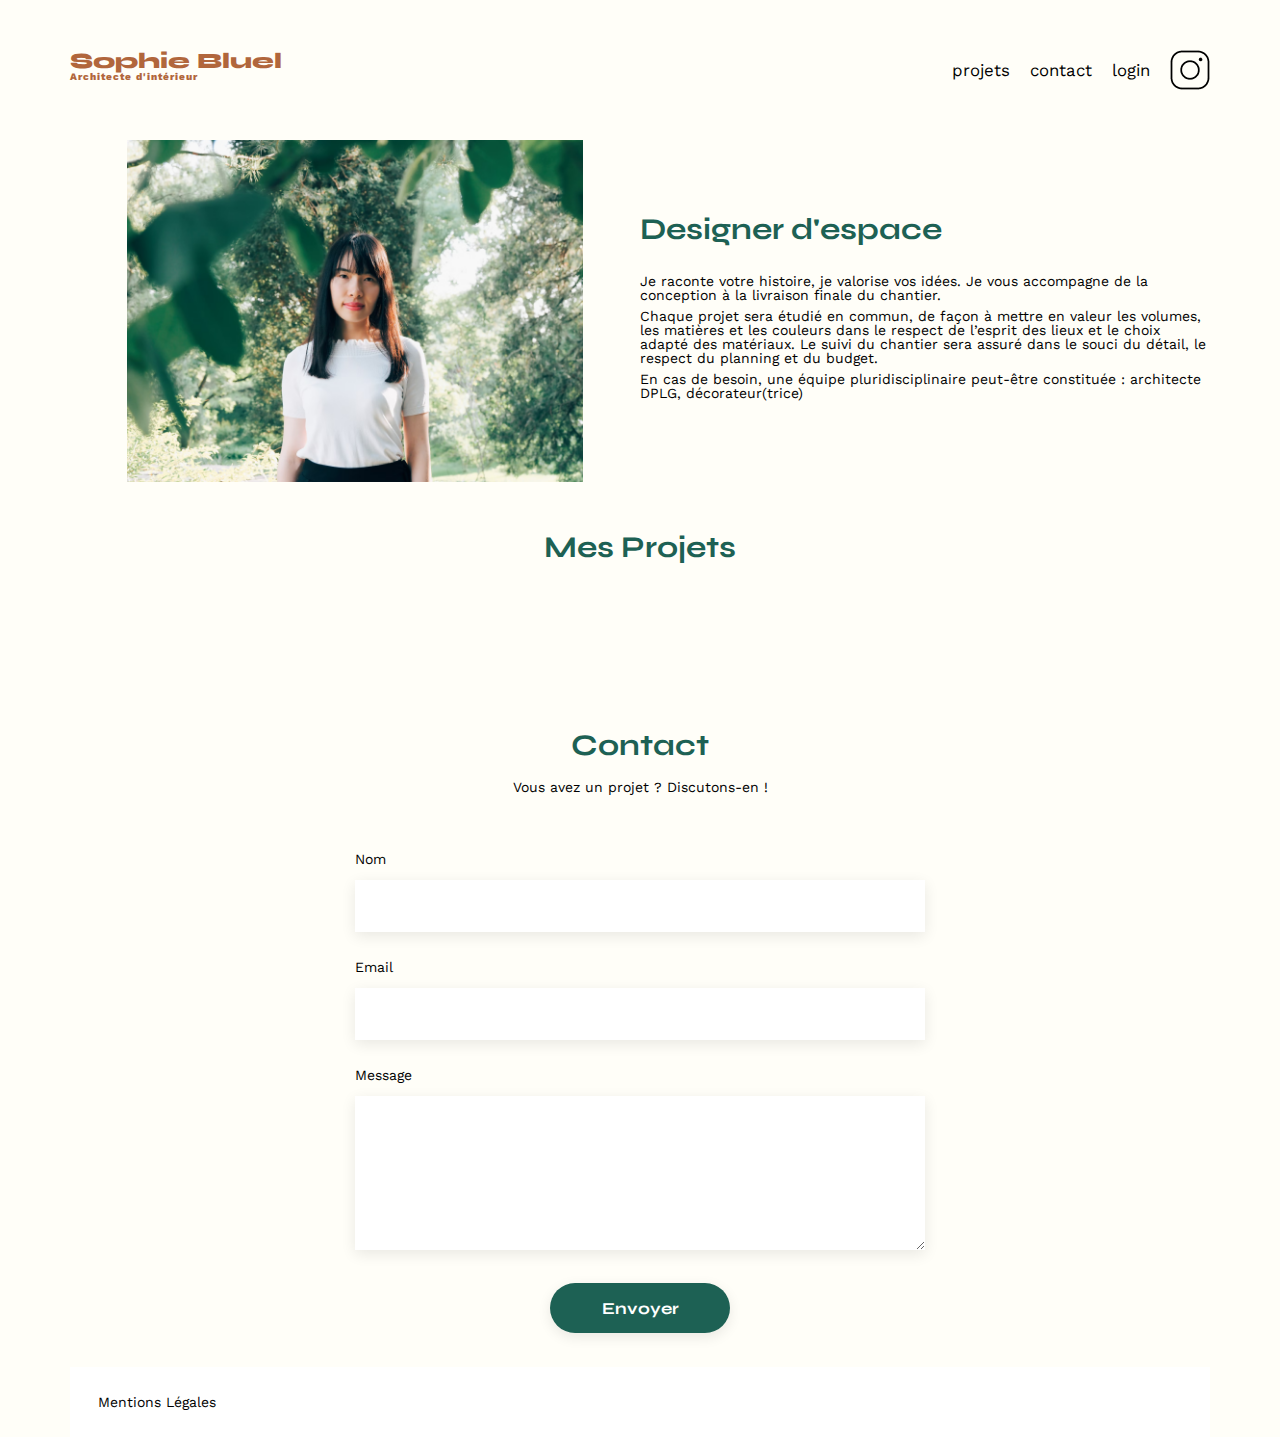
<file: FrontEnd/index.html>
<!DOCTYPE html>
<html lang="fr">
  <head>
    <meta charset="UTF-8" />
    <title>Sophie Bluel - Architecte d'intérieur</title>
    <meta name="viewport" content="width=device-width, initial-scale=1.0" />
    <link rel="preconnect" href="https://fonts.googleapis.com" />
    <link rel="preconnect" href="https://fonts.gstatic.com" crossorigin />
    <link
      href="https://fonts.googleapis.com/css2?family=Syne:wght@700;800&family=Work+Sans&display=swap"
      rel="stylesheet"
    />
    <meta name="description" content="" />
    <link rel="stylesheet" href="./assets/style.css" />
  </head>
  <body>
    <script src="index.js"></script>
    <header>
      <h1>Sophie Bluel <span>Architecte d'intérieur</span></h1>
      <nav>
          <a href="index.html">projets</a>
          <a href="#">contact</a>
          <a href="login.html">login</a>
          <img src="./assets/icons/instagram.png" alt="Instagram" />
      </nav>
    </header>
    <main>
      <section id="introduction">
        <figure>
          <img src="./assets/images/sophie-bluel.png" alt="" />
        </figure>
        <article>
          <h2>Designer d'espace</h2>
          <p>
            Je raconte votre histoire, je valorise vos idées. Je vous accompagne
            de la conception à la livraison finale du chantier.
          </p>
          <p>
            Chaque projet sera étudié en commun, de façon à mettre en valeur les
            volumes, les matières et les couleurs dans le respect de l’esprit
            des lieux et le choix adapté des matériaux. Le suivi du chantier
            sera assuré dans le souci du détail, le respect du planning et du
            budget.
          </p>
          <p>
            En cas de besoin, une équipe pluridisciplinaire peut-être constituée
            : architecte DPLG, décorateur(trice)
          </p>
        </article>
      </section>
      <section id="portfolio">
        <h2>Mes Projets</h2>
        <div id="filterbar" class="filterbar"></div>
        <div id="gallery" class="gallery">
          <!-- Javascript -->
        </div>
      </section>
      <section id="contact">
        <h2>Contact</h2>
        <p>Vous avez un projet ? Discutons-en !</p>
        <form action="#" method="post">
          <label for="name">Nom</label>
          <input type="text" name="name" id="name" />
          <label for="email">Email</label>
          <input type="email" name="email" id="email" />
          <label for="message">Message</label>
          <textarea name="message" id="message" cols="30" rows="10"></textarea>
          <input type="submit" value="Envoyer" />
        </form>
      </section>
    </main>
    <footer>
      <nav>
        <ul>
          <li>Mentions Légales</li>
        </ul>
      </nav>
    </footer>
  </body>
  </html>
</file>
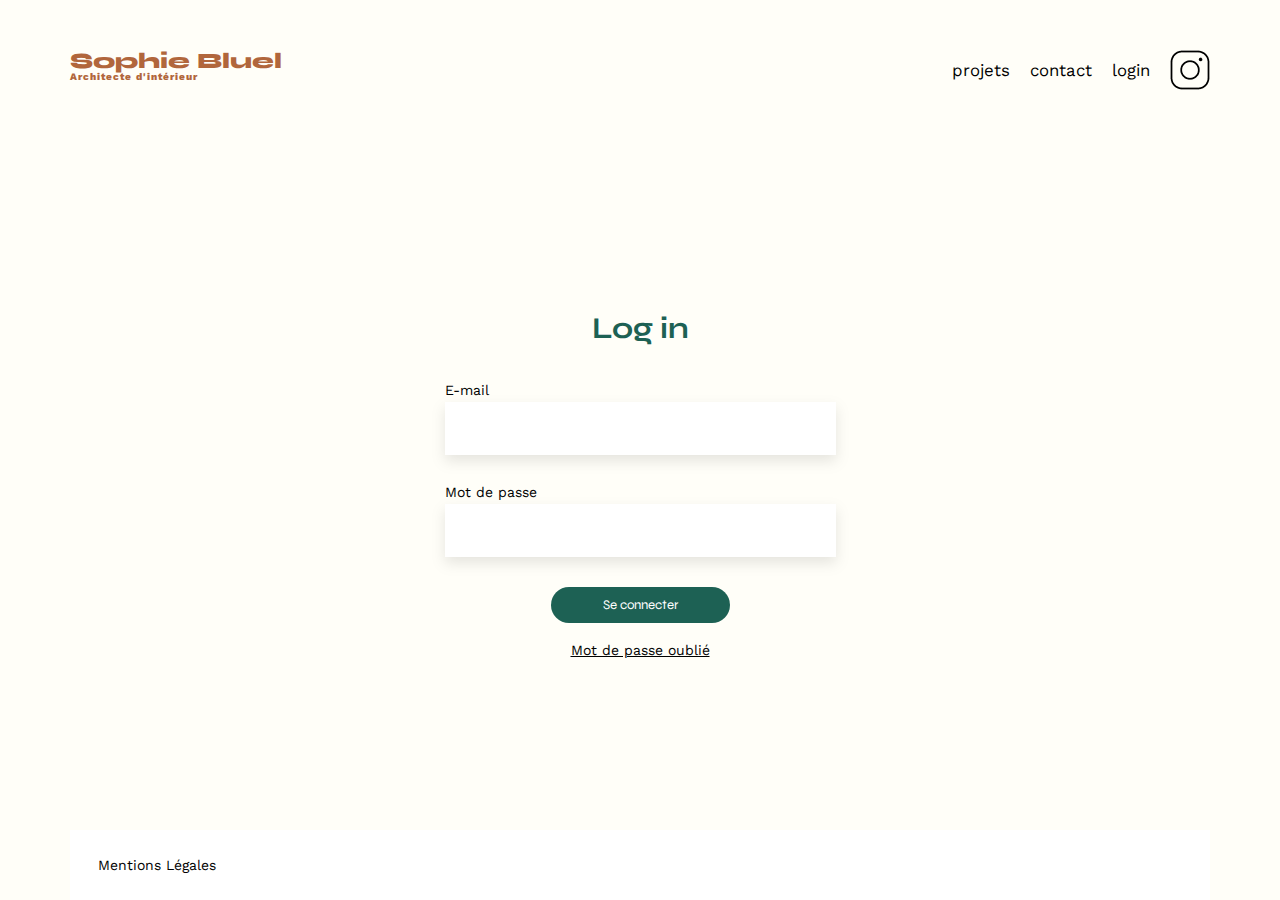
<file: FrontEnd/login.html>
<!DOCTYPE html>
<html lang="fr">
  <head>
    <meta charset="UTF-8" />
    <title>Sophie Bluel - Connexion</title>
    <meta name="viewport" content="width=device-width, initial-scale=1.0" />
    <link rel="preconnect" href="https://fonts.googleapis.com" />
    <link rel="preconnect" href="https://fonts.gstatic.com" crossorigin />
    <link
      href="https://fonts.googleapis.com/css2?family=Syne:wght@700;800&family=Work+Sans&display=swap"
      rel="stylesheet"
    />
    <meta name="description" content="" />
    <link rel="stylesheet" href="./assets/style.css" />
  </head>
  <body class="login-body">
    <script src="login.js"></script>
    <header>
      <h1>Sophie Bluel <span>Architecte d'intérieur</span></h1>
      <nav>
        <a href="index.html">projets</a>
        <a href="#">contact</a>
        <a href="login.html">login</a>
        <img src="./assets/icons/instagram.png" alt="Instagram" />
    </nav>
    </header>
    <main class="login-main">
      <div class="login-container">
        <h2>Log in</h2>
        <form class="loginForm">
          <label for="email-input">E-mail</label>
          <input type="text" name="email" id="email-input" required />
          <label for="password-input">Mot de passe</label>
          <input type="password" name="password" id="password-input" required />
          <button id="loginBtn">
            Se connecter
          </button>
          <a href="#">Mot de passe oublié</a>
          <p id="errorMsg" class="errorMsg"></p>
        </form>
      </div>
    </main>
    <footer>
      <nav>
        <ul>
          <li>Mentions Légales</li>
        </ul>
      </nav>
    </footer>
  </body>
</html>
</file>
<file: FrontEnd/assets/style.css>
/* http://meyerweb.com/eric/tools/css/reset/
   v2.0 | 20110126
   License: none (public domain)
*/

html,
body,
div,
span,
applet,
object,
iframe,
h1,
h2,
h3,
h4,
h5,
h6,
p,
blockquote,
pre,
a,
abbr,
acronym,
address,
big,
cite,
code,
del,
dfn,
em,
img,
ins,
kbd,
q,
s,
samp,
small,
strike,
strong,
sub,
sup,
tt,
var,
b,
u,
i,
center,
dl,
dt,
dd,
ol,
ul,
li,
fieldset,
form,
label,
legend,
table,
caption,
tbody,
tfoot,
thead,
tr,
th,
td,
article,
aside,
canvas,
details,
embed,
figure,
figcaption,
footer,
header,
hgroup,
menu,
nav,
output,
ruby,
section,
summary,
time,
mark,
audio,
video {
  margin: 0;
  padding: 0;
  border: 0;
  font-size: 100%;
  font: inherit;
  vertical-align: baseline;
}
/* HTML5 display-role reset for older browsers */
article,
aside,
details,
figcaption,
figure,
footer,
header,
hgroup,
menu,
nav,
section {
  display: block;
}
body {
  line-height: 1;
  background-color: #fffef8;
}
ol,
ul {
  list-style: none;
}
blockquote,
q {
  quotes: none;
}
blockquote:before,
blockquote:after,
q:before,
q:after {
  content: "";
  content: none;
}
table {
  border-collapse: collapse;
  border-spacing: 0;
}
/** end reset css**/
body {
  max-width: 1140px;
  margin: auto;
  font-family: "Work Sans";
  font-size: 14px;
}
header {
  display: flex;
  justify-content: space-between;
  margin: 50px 0;
}
footer {
  background-color: #fff;
}
section {
  margin: 50px 0;
}

h1 {
  display: flex;
  flex-direction: column;
  font-family: "Syne";
  font-size: 22px;
  font-weight: 800;
  color: #b1663c;
}

h1 > span {
  font-family: "Work Sans";
  font-size: 10px;
  letter-spacing: 0.1em;
}

h2 {
  font-family: "Syne";
  font-weight: 700;
  font-size: 30px;
  color: #1d6154;
}
nav {
  display: flex;
  align-items: center;
  list-style-type: none;
}
nav a {
  padding: 0 10px;
  font-size: 1.2em;
}
nav img{
  margin-left: 10px;
}
a:hover {
  color: #b1663c;
}
#introduction {
  display: flex;
  align-items: center;
}
#introduction figure {
  flex: 1;
}
#introduction img {
  display: block;
  margin: auto;
  width: 80%;
}

#introduction article {
  flex: 1;
}
#introduction h2 {
  margin-bottom: 1em;
}

#introduction p {
  margin-bottom: 0.5em;
}
#portfolio h2 {
  text-align: center;
  margin-bottom: 1em;
}
.gallery {
  width: 100%;
  display: grid;
  grid-template-columns: 1fr 1fr 1fr;
  grid-column-gap: 20px;
  grid-row-gap: 20px;
}

.gallery img {
  width: 100%;
  height: 100%;
  object-fit: cover;
  
}
#contact {
  width: 50%;
  margin: auto;
}
#contact > * {
  text-align: center;
}
#contact h2 {
  margin-bottom: 20px;
}
#contact form {
  text-align: left;
  margin-top: 30px;
  display: flex;
  flex-direction: column;
}

#contact input {
  height: 50px;
  font-size: 1.2em;
  border: none;
  box-shadow: 0px 4px 14px rgba(0, 0, 0, 0.09);
}
#contact label {
  margin: 2em 0 1em 0;
}
#contact textarea {
  border: none;
  box-shadow: 0px 4px 14px rgba(0, 0, 0, 0.09);
}

input[type="submit"] {
  font-family: "Syne";
  font-weight: 700;
  color: white;
  background-color: #1d6154;
  margin: 2em auto;
  width: 180px;
  text-align: center;
  border-radius: 60px;
}

footer nav ul {
  display: flex;
  justify-content: flex-end;
  padding: 2em;
}
#portfolio {
  display: flex;
  flex-direction: column;
}
#filterbar {
  align-self: center;
  height: 38px;
  width: 60%;
  display: flex;
  flex-direction: row;
  justify-content: space-between;
  margin-bottom: 50px;
}
.filterBtn {
  display: inline-block;
  border-radius: 19px;
  width: auto;
  padding: 0 4%;
  border: solid 2px #1d6154;
  background-color: #fffef8;
  cursor: pointer;
}
.filterBtn:hover {
  background-color: #1d6154;
}
.filterBtn:hover p {
  color: white;
}
.filterBtn.active {
  background-color: #1d6154;
  color: white;
}
.filterBtn.active p {
  color: white;
}
.filterBtn p {
  width: auto;
  height: 19px;
  font-family: "Syne";
  font-style: normal;
  font-weight: 700;
  font-size: 1.2em;
  line-height: 19px;
  text-align: center;
  color: #1d6154;
  margin: 0;
}
nav a {
  text-decoration: none;
  color: black;
}
.login-body{
  height: 100vh;
  display: flex;
  flex-direction: column;
  justify-content: space-between;
}
.login-main{
  flex: 1;
  display: flex;
  justify-content: center;
  align-items: center;
}
.login-main h2{
  text-align: center;
}
.loginForm{
  display: flex;
  flex-direction: column;
  margin-top: 40px;
}
.loginForm label{
  margin-bottom: 5px;

}
.loginForm input{
  padding-left: 10px;
  font-size: 16px;
  margin-bottom: 30px;
  width: 379px;  
  height: 51px;
  border: none;
  filter: drop-shadow(0px 6px 7px rgba(0, 0, 0, 0.1));
}
.loginForm button{
  align-self: center;
  width: 179px;
  height: 36px;
  border: none;
  border-radius: 18px;
  background-color: #1d6154;
  font-family: "Syne";
  color: white;
  margin-bottom: 20px;
}

.loginForm button:active{
  background-color: #fffef8;
  color: #1d6154;
  border: solid 2px #1d6154;
}
.loginForm a{
  align-self: center;
  color: black;
}
.loginForm a:hover{
  color: #b1663c;
}
.errorMsg {
  display: none;
  justify-content: center;
  align-items: center;
  height: 60px;
  border-radius: 10px;
  color: rgb(235, 81, 81);
  background-color: rgb(245, 185, 185);
  font-weight: bold;
  margin-top: 10px;
}
.editHomepage-body{
  margin-top: 100px;
}
.modalBtn{
  position: fixed;
  left: 0;
  top: 0;
  width: 100%;
  height: 59px;
  border: none;
  background-color: black;
  color: white;
  font-family: 'Work Sans';
  font-style: normal;
  font-weight: 400;
  font-size: 16px;
  line-height: 19px;
}
.modalBtn span{
  margin-left: 5px;
}
.modalBtn span:hover{
  text-decoration: underline;
}
.modalContainer, .addPhotoContainer{
  display: none;
  position: fixed;
  top: 0;
  left: 0;
  width: 100vw;
  height: 100vh;
}
.modalContainer.active, .addPhotoContainer.active{
  display: block;
}

.overlay{
  position: absolute;
  width: 100%;
  height: 100%;
  background-color: #333333d3;
}
.modal{
  display: flex;
  flex-direction: column;
  align-items: center;
  width: 550px;
  height: 578px;
  padding: 40px;
  padding-top: 70px;
  background-color: white;
  border-radius: 10px;
  position: absolute;
  top: 50%;
  left: 50%;
  transform: translate(-50%, -50%);
}
.closeModal, .backArrow{
  border: none;
  background-color: white;
  padding: 15px;
  position: absolute;
  top: 20px;
  right: 30px;
}
.backArrow{
  width: 15px;
  left: 30px
}
.modal h2{
  font-family: 'Work Sans';
  font-style: normal;
  font-weight: 400;
  font-size: 26px;
  line-height: 30px;
  text-align: center;
  color: #000000;
  margin-bottom: 40px;
}

.modalWorksContainer{
  display: grid;
  grid-template-columns: repeat(5, auto);
  justify-content: space-between;
  row-gap: 30px;
  height: auto;
  max-height: 420px;
  overflow-y: auto;
  width: 441px;
  background-color: white;
}
::-webkit-scrollbar {
  display: none;
}
.modalImg{
  position: relative;
  height: 102px;
  width: 78px;
}
.modalSeparatingBar{  
  position: absolute;
  bottom: 125px;
  height: 2px;
  background-color: rgb(175, 175, 175);
  width: 441px;
}

.modalImg img{
  height: 100%;
  width: 100%;
  object-fit: cover;
}
.modalImg button{
  position: absolute;
  display: flex;
  justify-content: center;
  align-items: center;
  top: 5px;
  right: 5px;
  height: 17px;
  width: 17px;
  background-color: #000000af;
  border: 0;
  padding-top: 2px;
}

.modalGreenBtn{
  position: absolute;
  bottom: 50px;
  width: 237px;
  height: 36px;
  border: none;
  border-radius: 18px;
  background-color: #1d6154;
  color: white;
  font-family: "Syne";
  margin-top: 40px;
}
.modalFormContainer{
  width: 420px;
  display: flex;
  flex-direction: column;
}

.photoUpload {    
  display: flex;
  align-items: center;
  justify-content: center;
  position: relative;
  width: 420px;
  height: 169px;
  border-radius: 8px;
  color: #888;
  font-size: 14px;
  cursor: pointer;
  background-color: #e8f1f6;
}

.addPhotoMainText{
  background-color: #cbd6dc;
  padding: 10px 30px;
  border-radius: 20px;
  margin: 5px 0;
}
.photoUpload i{
  font-size: 68px;
  color: #b9c5cc
}
.photoUpload input[type="file"] {
  opacity: 0;
  position: absolute;
  width: 100%;
  height: 100%;
  cursor: pointer;
}
.imageInputContent{
  display: flex;
  flex-direction: column;
  justify-content: center;
  align-items: center;
}
.photoPreview{
  display: none; 
  max-width: 100%;
  max-height: 100%; 
  height: auto;
}
.inputLabels{
  margin-top: 30px;
}
.formInput {
  padding: 0 0 0 10px;
  font-size: 16px;
  width: 410px;  
  height: 51px;
  border: none;
  filter: drop-shadow(0px 6px 7px rgba(0, 0, 0, 0.1));
  font-family: "Work Sans";
  margin-top: 10px;
}
.formCategorySelect {
  padding: 0 0 0 10px;
  font-size: 16px;
  width: 420px;  
  height: 51px;
  border: none;
  filter: drop-shadow(0px 6px 7px rgba(0, 0, 0, 0.1));
  font-family: "Work Sans";
  margin-top: 10px;
}
</file>
